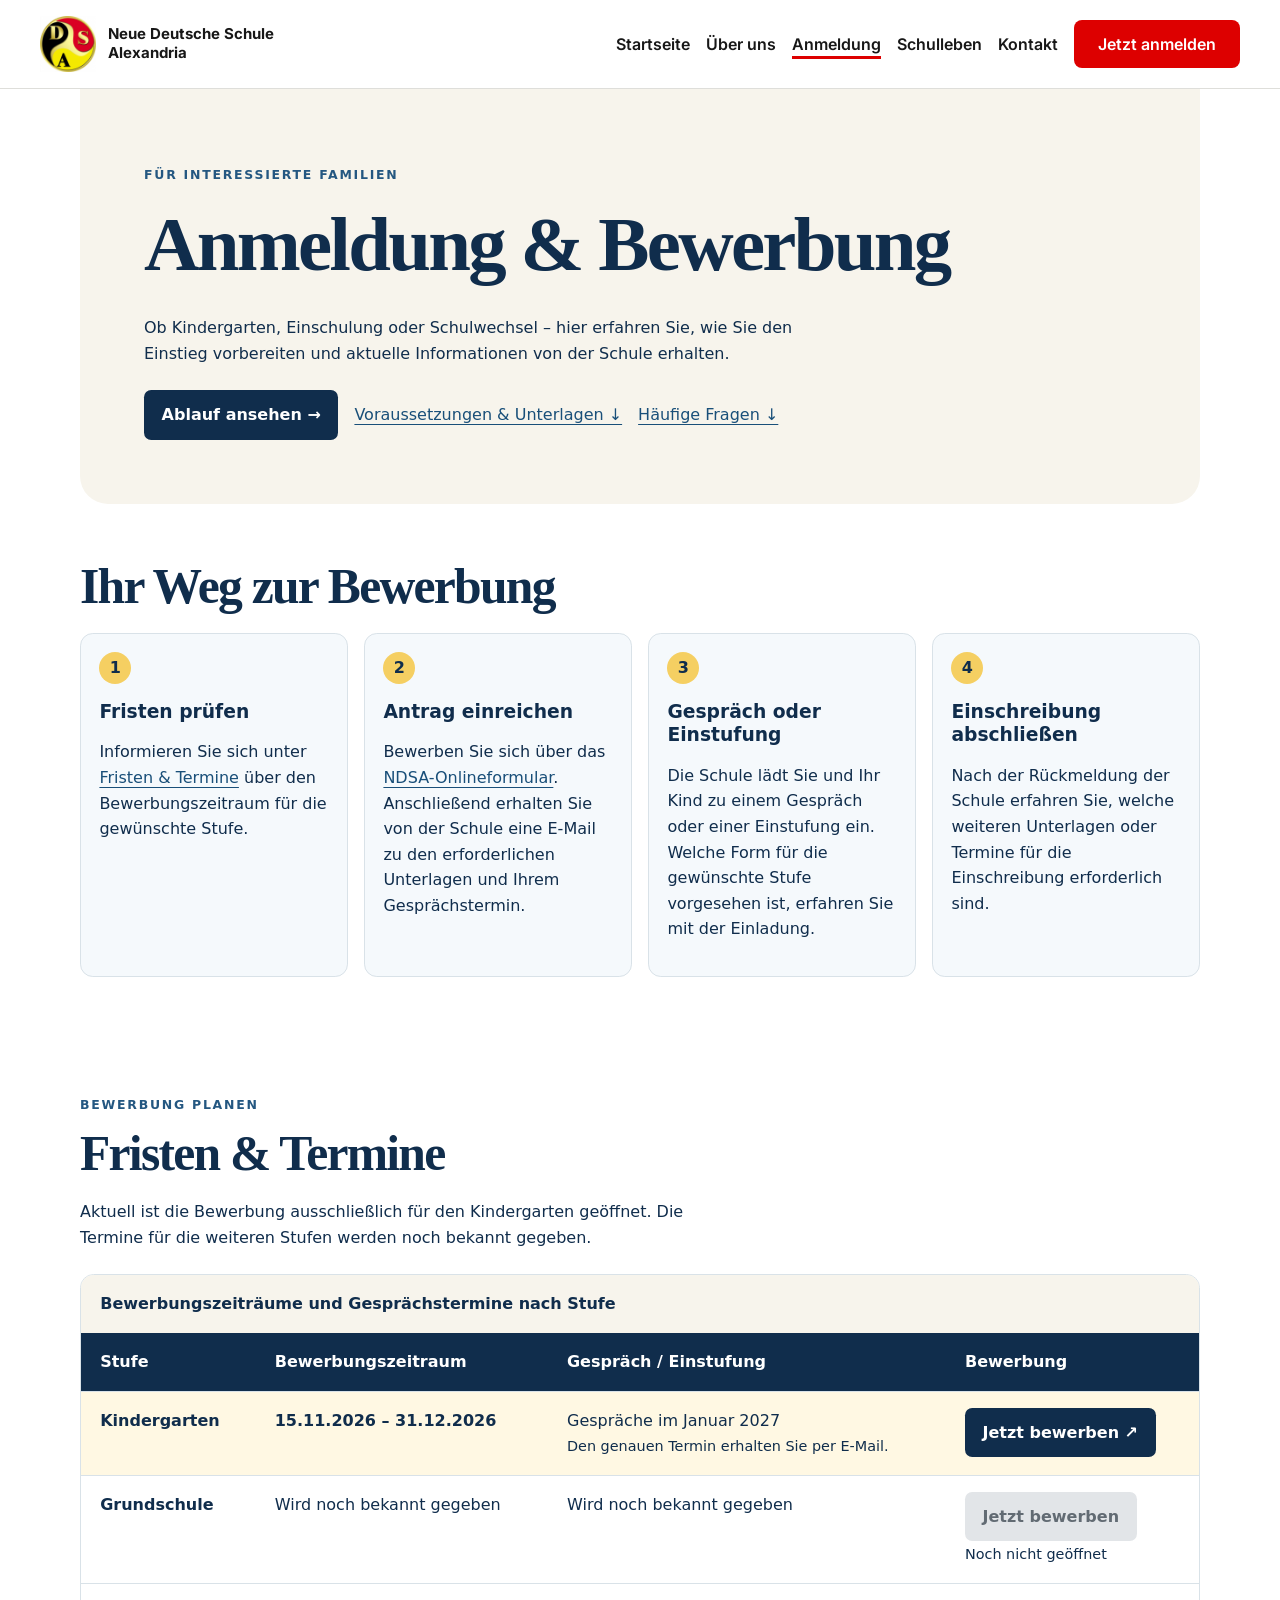
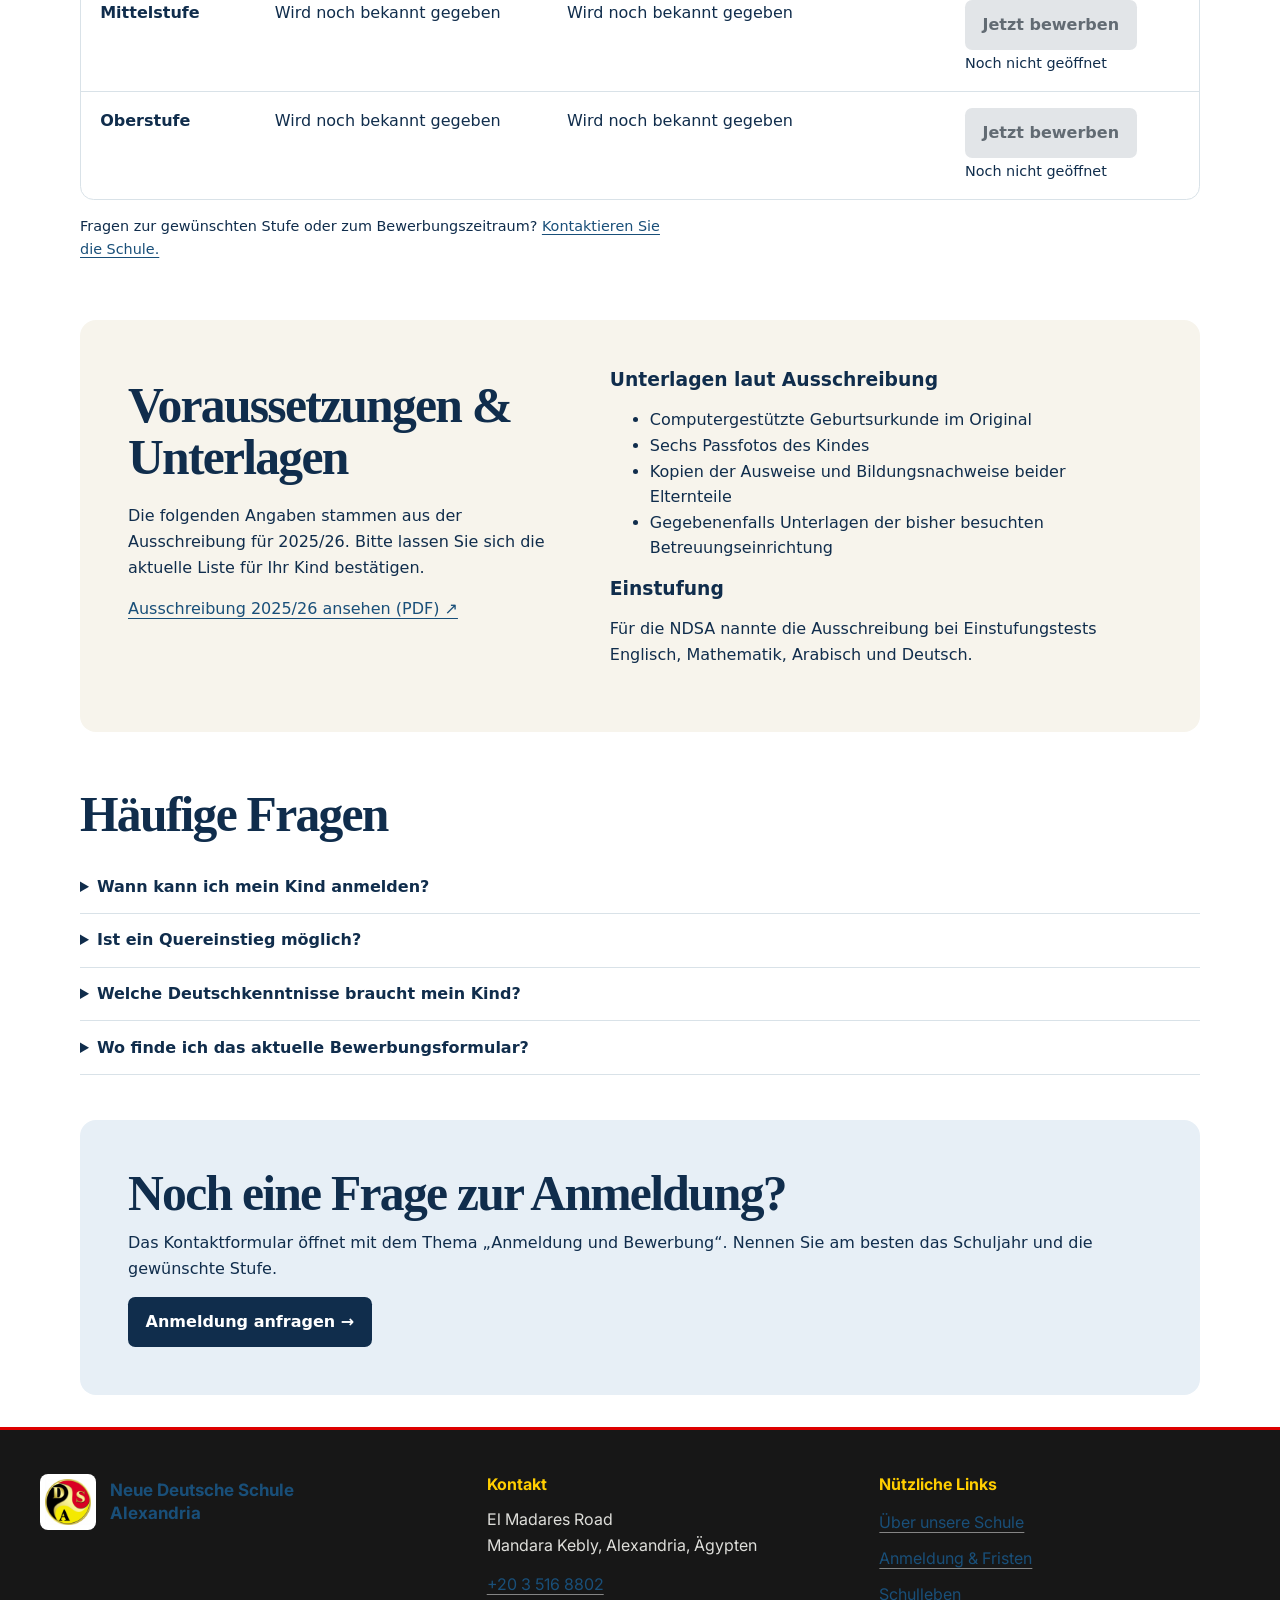
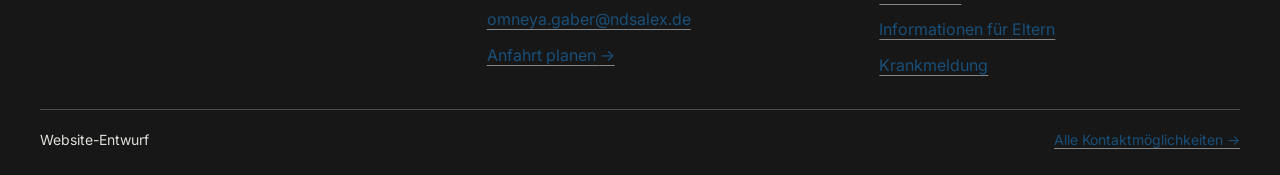
<file: anmeldung.html>
<!doctype html>

<html lang="de"><head><meta charset="utf-8"><meta name="viewport" content="width=device-width, initial-scale=1"><meta name="robots" content="noindex"><title>Anmeldung | Neue Deutsche Schule Alexandria</title><link rel="stylesheet" href="styles.css"><link rel="stylesheet" href="site-layout.css"><script defer src="header.js"></script><script defer src="footer.js"></script></head>

<body><a class="skip" href="#inhalt">Zum Inhalt</a><div data-site-header></div>

<main id="inhalt" class="wrap"><section class="intro"><p class="eyebrow">Für interessierte Familien</p><h1>Anmeldung & Bewerbung</h1><p>Ob Kindergarten, Einschulung oder Schulwechsel – hier erfahren Sie, wie Sie den Einstieg vorbereiten und aktuelle Informationen von der Schule erhalten.</p><div class="actions"><a class="button" href="#ablauf">Ablauf ansehen →</a><a href="#voraussetzungen">Voraussetzungen & Unterlagen ↓</a><a href="#faq">Häufige Fragen ↓</a></div></section>

<section class="section" id="ablauf">
<h2>Ihr Weg zur Bewerbung</h2>
<ol class="process grid">
<li><h3>Fristen prüfen</h3><p>Informieren Sie sich unter <a href="#fristen">Fristen &amp; Termine</a> über den Bewerbungszeitraum für die gewünschte Stufe.</p></li>
<li><h3>Antrag einreichen</h3><p>Bewerben Sie sich über das <a href="https://schooleverywhere-ndsa.com/schooleverywhere/management/onlineadmission/applyonline/onlineadmission1.php" target="_blank" rel="noopener noreferrer">NDSA-Onlineformular</a>. Anschließend erhalten Sie von der Schule eine E-Mail zu den erforderlichen Unterlagen und Ihrem Gesprächstermin.</p></li>
<li><h3>Gespräch oder Einstufung</h3><p>Die Schule lädt Sie und Ihr Kind zu einem Gespräch oder einer Einstufung ein. Welche Form für die gewünschte Stufe vorgesehen ist, erfahren Sie mit der Einladung.</p></li>
<li><h3>Einschreibung abschließen</h3><p>Nach der Rückmeldung der Schule erfahren Sie, welche weiteren Unterlagen oder Termine für die Einschreibung erforderlich sind.</p></li>
</ol></section>
<section class="section" id="fristen" aria-labelledby="fristen-titel">
<p class="eyebrow">Bewerbung planen</p><h2 id="fristen-titel">Fristen &amp; Termine</h2>
<p>Aktuell ist die Bewerbung ausschließlich für den Kindergarten geöffnet. Die Termine für die weiteren Stufen werden noch bekannt gegeben.</p>
<div class="admissions-table-wrap" role="region" aria-label="Bewerbungsfristen nach Stufe" tabindex="0">
<table class="admissions-table">
<caption>Bewerbungszeiträume und Gesprächstermine nach Stufe</caption>
<thead><tr><th scope="col">Stufe</th><th scope="col">Bewerbungszeitraum</th><th scope="col">Gespräch / Einstufung</th><th scope="col">Bewerbung</th></tr></thead>
<tbody>
<tr><th scope="row">Kindergarten</th><td><strong><time datetime="2026-11-15">15.11.2026</time> – <time datetime="2026-12-31">31.12.2026</time></strong></td><td>Gespräche im Januar 2027<br><span class="admissions-note">Den genauen Termin erhalten Sie per E-Mail.</span></td><td><a class="button" href="https://schooleverywhere-ndsa.com/schooleverywhere/management/onlineadmission/applyonline/onlineadmission1.php" target="_blank" rel="noopener noreferrer" aria-label="Kindergarten: Jetzt bewerben (öffnet in einem neuen Tab)">Jetzt bewerben ↗</a></td></tr>
<tr><th scope="row">Grundschule</th><td>Wird noch bekannt gegeben</td><td>Wird noch bekannt gegeben</td><td><button class="button" type="button" disabled aria-label="Grundschule: Bewerbung noch nicht geöffnet">Jetzt bewerben</button><br><span class="admissions-note">Noch nicht geöffnet</span></td></tr>
<tr><th scope="row">Mittelstufe</th><td>Wird noch bekannt gegeben</td><td>Wird noch bekannt gegeben</td><td><button class="button" type="button" disabled aria-label="Mittelstufe: Bewerbung noch nicht geöffnet">Jetzt bewerben</button><br><span class="admissions-note">Noch nicht geöffnet</span></td></tr>
<tr><th scope="row">Oberstufe</th><td>Wird noch bekannt gegeben</td><td>Wird noch bekannt gegeben</td><td><button class="button" type="button" disabled aria-label="Oberstufe: Bewerbung noch nicht geöffnet">Jetzt bewerben</button><br><span class="admissions-note">Noch nicht geöffnet</span></td></tr>
</tbody></table></div>
<p class="admissions-note">Fragen zur gewünschten Stufe oder zum Bewerbungszeitraum? <a href="kontakt.html?thema=anmeldung#kontaktformular">Kontaktieren Sie die Schule.</a></p>
</section>
<section class="section split" id="voraussetzungen"><div><h2>Voraussetzungen & Unterlagen</h2><p>Die folgenden Angaben stammen aus der Ausschreibung für 2025/26. Bitte lassen Sie sich die aktuelle Liste für Ihr Kind bestätigen.</p><a href="https://schooleverywhere-future.com/schooleverywhere/management/uploads/17315645576920092380.pdf">Ausschreibung 2025/26 ansehen (PDF) ↗</a></div><div><h3>Unterlagen laut Ausschreibung</h3><ul><li>Computergestützte Geburtsurkunde im Original</li><li>Sechs Passfotos des Kindes</li><li>Kopien der Ausweise und Bildungsnachweise beider Elternteile</li><li>Gegebenenfalls Unterlagen der bisher besuchten Betreuungseinrichtung</li></ul><h3>Einstufung</h3><p>Für die NDSA nannte die Ausschreibung bei Einstufungstests Englisch, Mathematik, Arabisch und Deutsch.</p></div></section>

<section class="section" id="faq"><h2>Häufige Fragen</h2><details><summary>Wann kann ich mein Kind anmelden?</summary><p>Für den Kindergarten können Sie sich vom 15.11.2026 bis zum 31.12.2026 bewerben. Die Gespräche finden im Januar 2027 statt. Alle weiteren Angaben finden Sie unter <a href="#fristen">Fristen &amp; Termine</a>.</p></details><details><summary>Ist ein Quereinstieg möglich?</summary><p>Erfragen Sie die Platzverfügbarkeit und das Einstufungsverfahren für die gewünschte Klassenstufe.</p></details><details><summary>Welche Deutschkenntnisse braucht mein Kind?</summary><p>Die Anforderungen hängen vom Einstieg ab. Fragen Sie die Schule, welche Kenntnisse erwartet und gegebenenfalls geprüft werden.</p></details><details><summary>Wo finde ich das aktuelle Bewerbungsformular?</summary><p>Nutzen Sie das <a href="https://schooleverywhere-ndsa.com/schooleverywhere/management/onlineadmission/applyonline/onlineadmission1.php" target="_blank" rel="noopener noreferrer">NDSA-Onlineformular</a> innerhalb des Bewerbungszeitraums für die gewünschte Stufe. Nach dem Einreichen informiert Sie die Schule per E-Mail über die erforderlichen Unterlagen und den Gesprächstermin.</p></details></section>

<section class="section banner"><div><h2>Noch eine Frage zur Anmeldung?</h2><p>Das Kontaktformular öffnet mit dem Thema „Anmeldung und Bewerbung“. Nennen Sie am besten das Schuljahr und die gewünschte Stufe.</p></div><a class="button" href="kontakt.html?thema=anmeldung#kontaktformular">Anmeldung anfragen →</a></section></main>

<div data-site-footer></div></body></html>
</file>
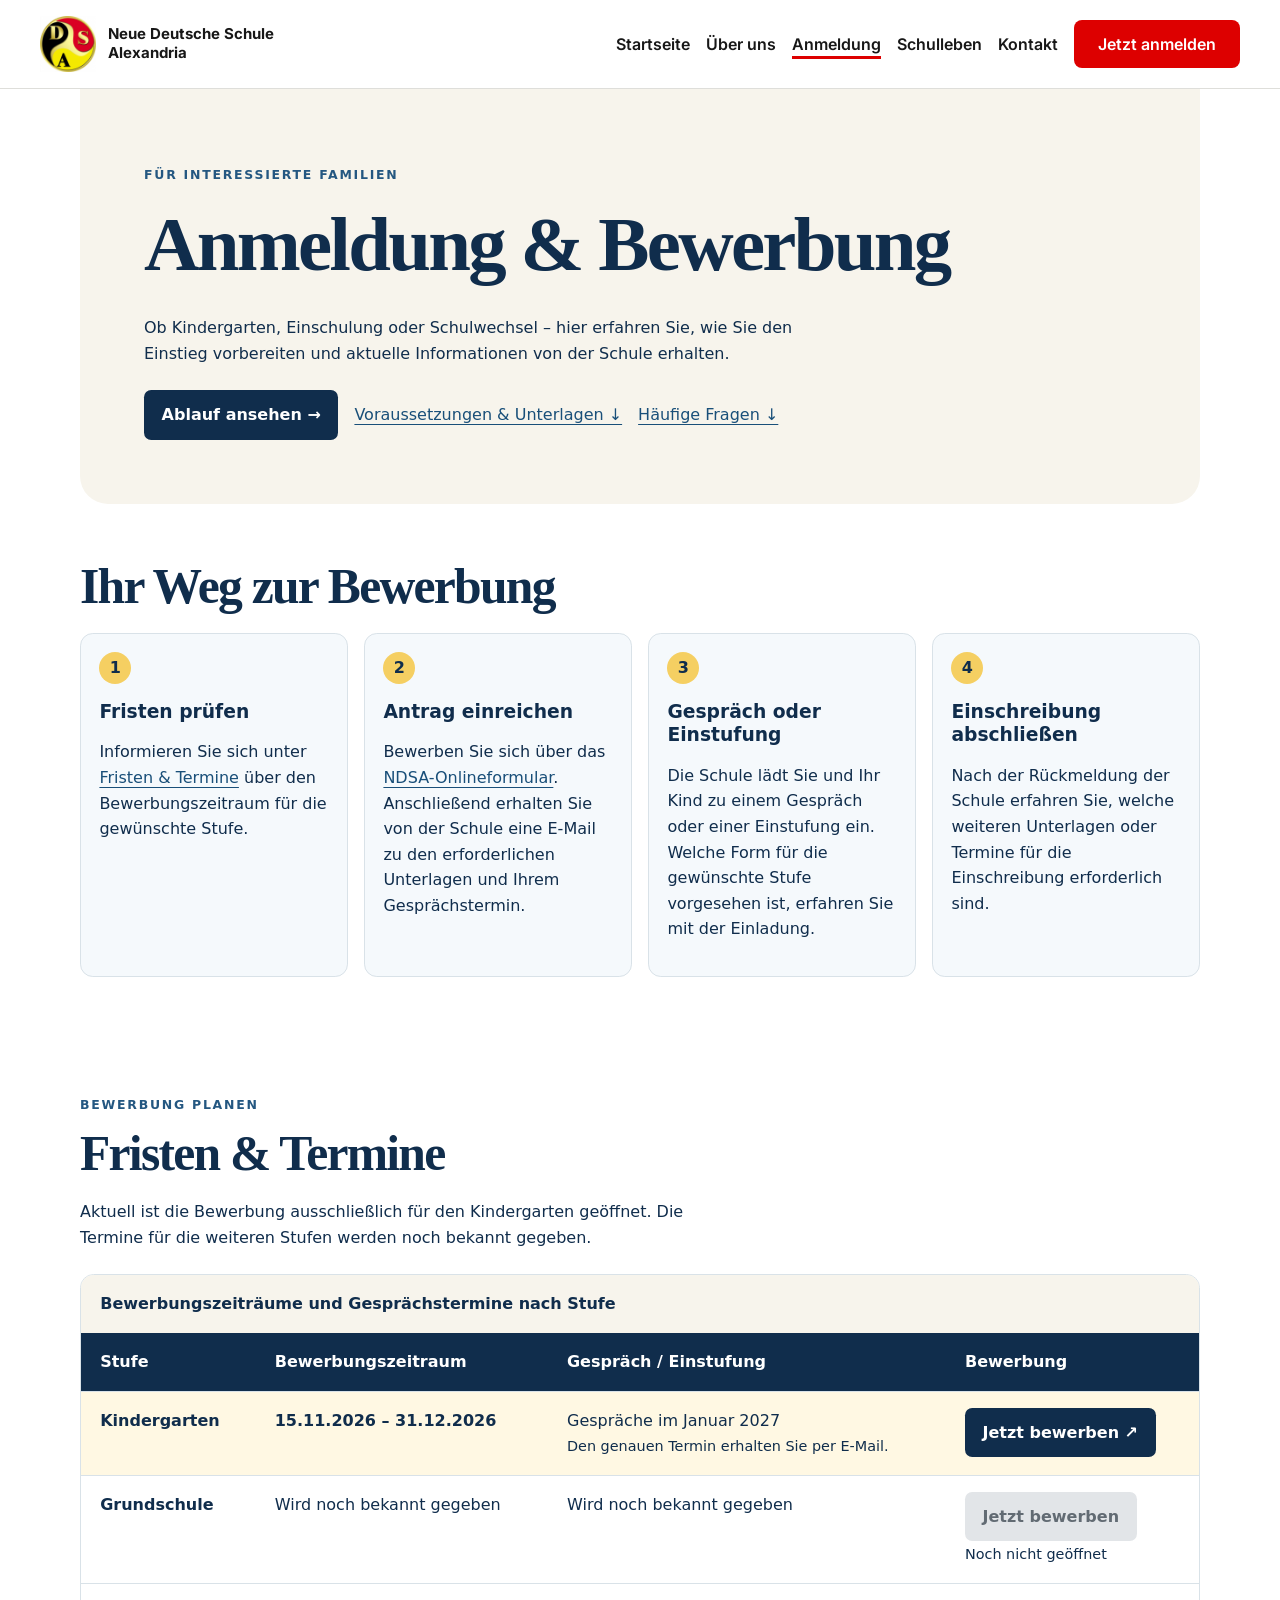
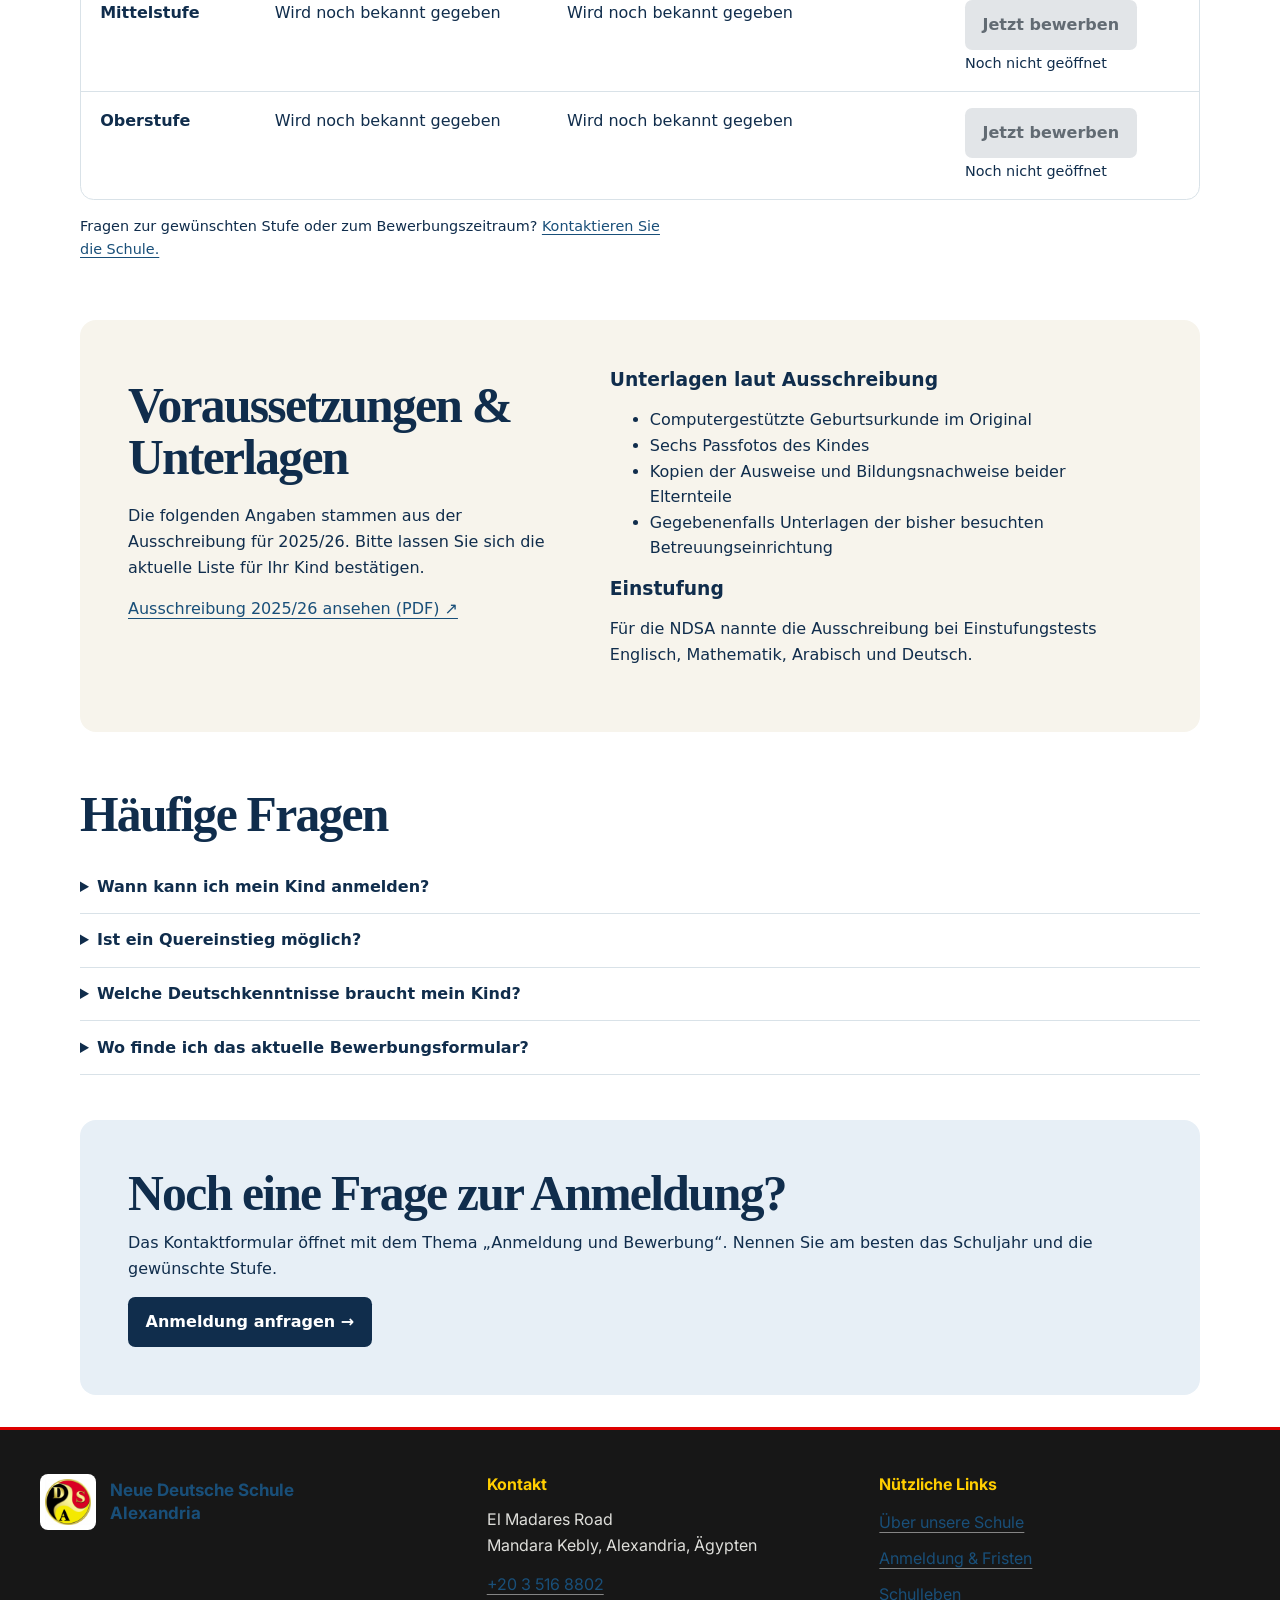
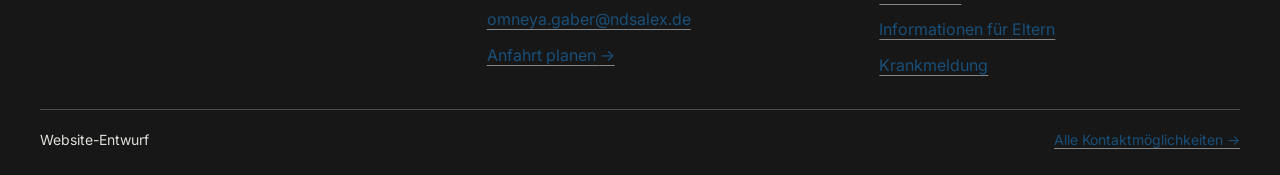
<file: aufnahme.html>
<!doctype html>
<html lang="de">
<head>
  <meta charset="utf-8">
  <meta name="viewport" content="width=device-width, initial-scale=1">
  <meta name="robots" content="noindex">
  <meta http-equiv="refresh" content="0; url=anmeldung.html">
  <title>Weiter zur Anmeldung | NDSA</title>
</head>
<body><p><a href="anmeldung.html">Weiter zur Anmeldung</a></p></body>
</html>
</file>
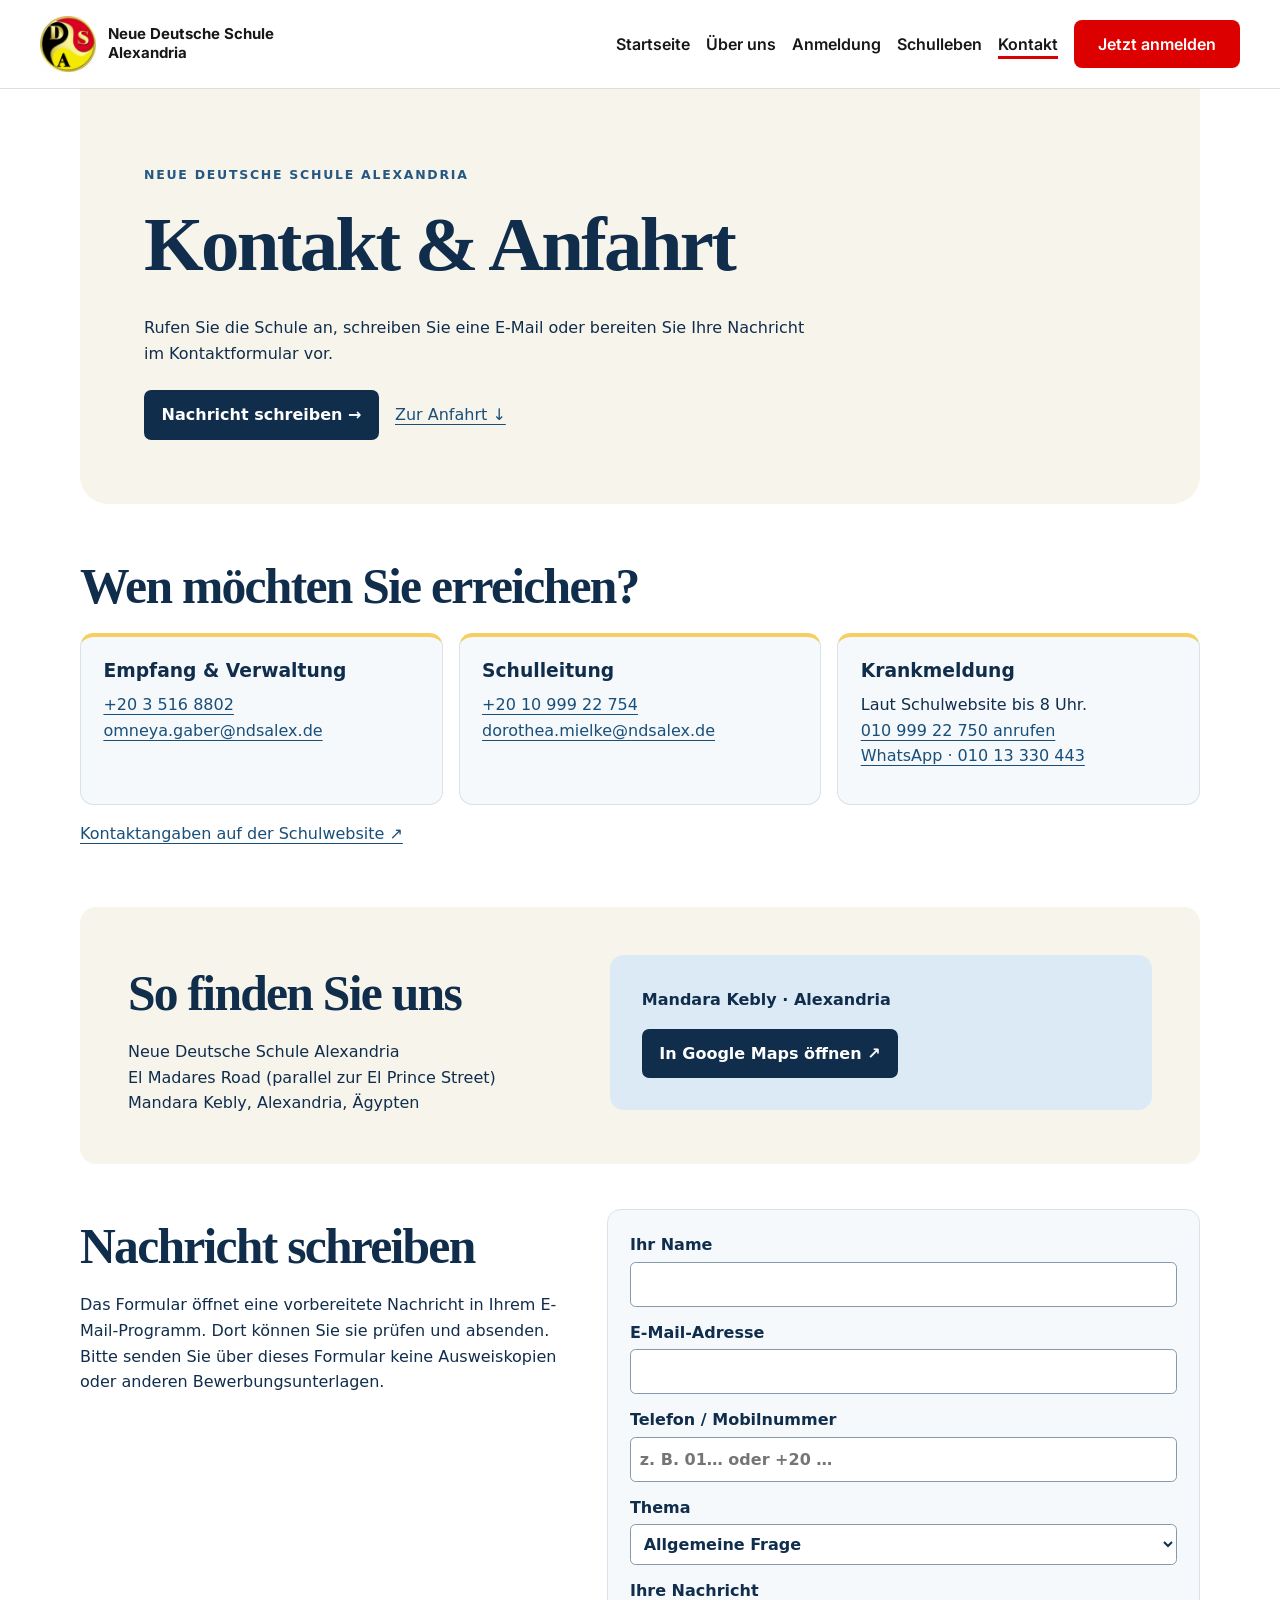
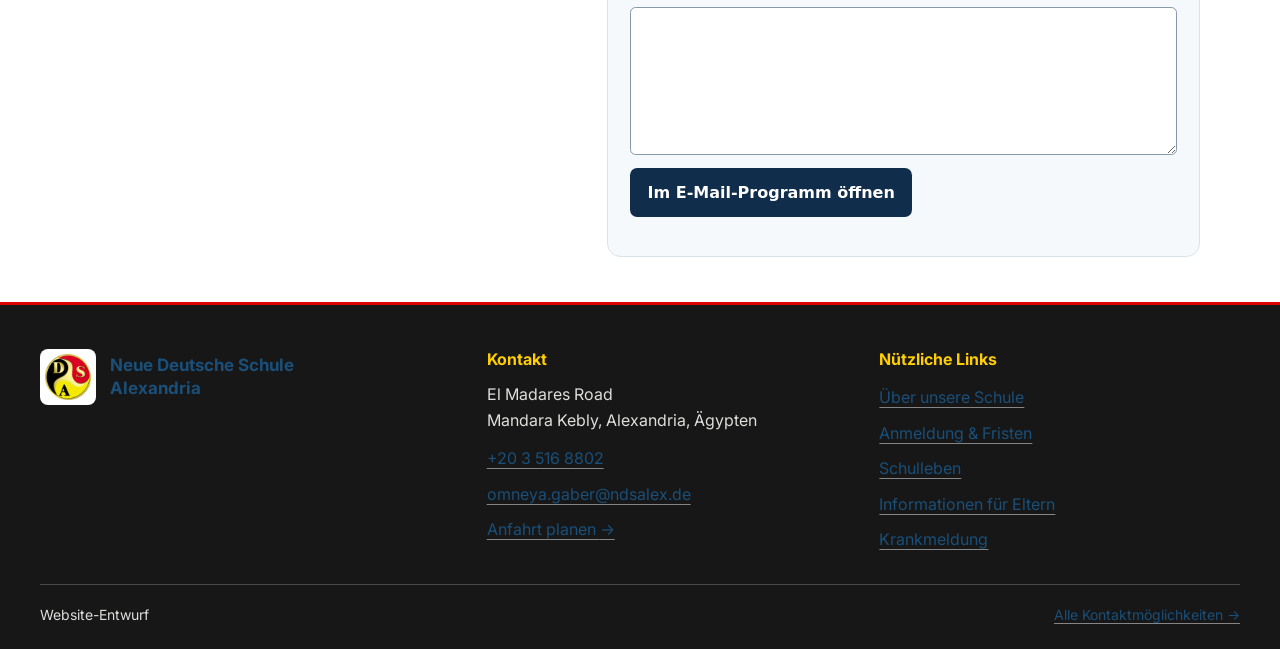
<file: kontakt.html>
<!doctype html>
<html lang="de"><head><meta charset="utf-8"><meta name="viewport" content="width=device-width, initial-scale=1"><meta name="robots" content="noindex"><title>Kontakt | Neue Deutsche Schule Alexandria</title><link rel="stylesheet" href="styles.css"><link rel="stylesheet" href="site-layout.css"><script defer src="header.js"></script><script defer src="footer.js"></script><script defer src="kontakt.js"></script></head>
<body><a class="skip" href="#inhalt">Zum Inhalt</a><div data-site-header></div>
<main id="inhalt" class="wrap"><section class="intro"><p class="eyebrow">Neue Deutsche Schule Alexandria</p><h1>Kontakt & Anfahrt</h1><p>Rufen Sie die Schule an, schreiben Sie eine E-Mail oder bereiten Sie Ihre Nachricht im Kontaktformular vor.</p><div class="actions"><a class="button" href="#kontaktformular">Nachricht schreiben →</a><a href="#anfahrt">Zur Anfahrt ↓</a></div></section>
<section class="section" id="direkt"><h2>Wen möchten Sie erreichen?</h2><div class="grid"><article><h3>Empfang & Verwaltung</h3><p><a href="tel:+2035168802">+20 3 516 8802</a><br><a href="mailto:omneya.gaber@ndsalex.de">omneya.gaber@ndsalex.de</a></p></article><article><h3>Schulleitung</h3><p><a href="tel:+201099922754">+20 10 999 22 754</a><br><a href="mailto:dorothea.mielke@ndsalex.de">dorothea.mielke@ndsalex.de</a></p></article><article id="krankmeldung"><h3>Krankmeldung</h3><p>Laut Schulwebsite bis 8 Uhr.<br><a href="tel:+201099922750">010 999 22 750 anrufen</a><br><a href="https://wa.me/201013330443">WhatsApp · 010 13 330 443</a></p></article></div><p><a href="https://neue-deutsche-schule-alex.de/kontakt-zu-uns/">Kontaktangaben auf der Schulwebsite ↗</a></p></section>
<section class="section split" id="anfahrt"><div><h2>So finden Sie uns</h2><address>Neue Deutsche Schule Alexandria<br>El Madares Road (parallel zur El Prince Street)<br>Mandara Kebly, Alexandria, Ägypten</address></div><div class="map"><strong>Mandara Kebly · Alexandria</strong><a class="button" href="https://www.google.com/maps/search/?api=1&amp;query=Neue+Deutsche+Schule+Alexandria+El+Madares+Road+Mandara+Kebly">In Google Maps öffnen ↗</a></div></section>
<section class="section contact" id="kontaktformular"><div><h2>Nachricht schreiben</h2><p id="form-info">Das Formular öffnet eine vorbereitete Nachricht in Ihrem E-Mail-Programm. Dort können Sie sie prüfen und absenden. Bitte senden Sie über dieses Formular keine Ausweiskopien oder anderen Bewerbungsunterlagen.</p></div><form aria-describedby="form-info" id="contact" data-recipient="omneya.gaber@ndsalex.de"><label>Ihr Name<input name="name" required autocomplete="name"></label><label>E-Mail-Adresse<input name="email" type="email" required autocomplete="email"></label><label>Telefon / Mobilnummer<input name="phone" type="tel" autocomplete="tel" required placeholder="z. B. 01… oder +20 …"></label><label>Thema<select name="topic" id="topic"><option value="allgemein">Allgemeine Frage</option><option value="anmeldung">Anmeldung und Bewerbung</option><option value="schulalltag">Schulalltag</option></select></label><div id="admission-fields" hidden><label>Gewünschte Stufe<input name="grade" placeholder="z. B. Kindergarten oder Klasse 5"></label><label>Schuljahr<input name="year" placeholder="z. B. 2027/28"></label></div><label>Ihre Nachricht<textarea name="message" required rows="5"></textarea></label><button class="button" type="submit" disabled>Im E-Mail-Programm öffnen</button><p id="feedback" role="status"></p></form></section></main>
<div data-site-footer></div></body></html>
</file>
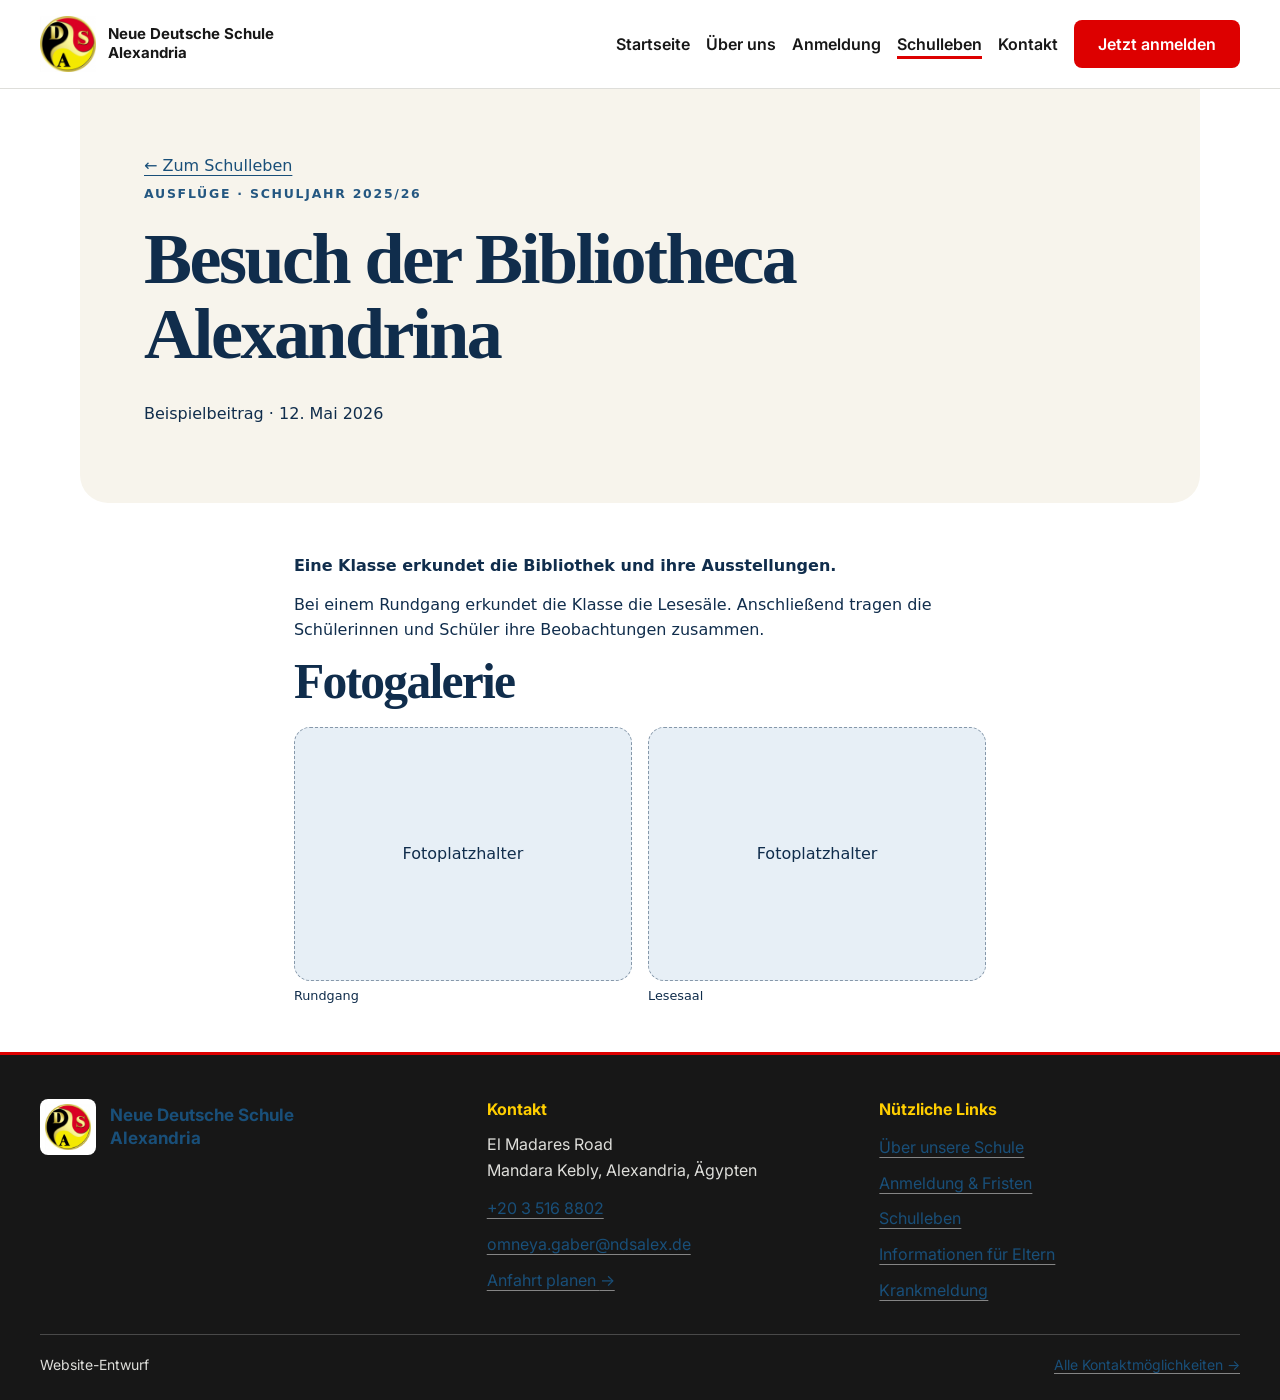
<file: schulleben-bibliothek.html>
<!doctype html>
<html lang="de"><head><meta charset="utf-8"><meta name="viewport" content="width=device-width, initial-scale=1"><meta name="robots" content="noindex"><title>Besuch der Bibliotheca Alexandrina | Neue Deutsche Schule Alexandria</title><link rel="stylesheet" href="styles.css"><link rel="stylesheet" href="site-layout.css"><script defer src="header.js"></script><script defer src="footer.js"></script></head>
<body><a class="skip" href="#inhalt">Zum Inhalt</a><div data-site-header></div>
<main id="inhalt" class="wrap">
<article class="story">
<header class="intro">
  <a href="schulleben.html">← Zum Schulleben</a>
  <p class="eyebrow">Ausflüge · Schuljahr 2025/26</p>
  <h1>Besuch der Bibliotheca Alexandrina</h1>
  <p>Beispielbeitrag · <time datetime="2026-05-12">12. Mai 2026</time></p>
</header>
<div class="section">
  <p><strong>Eine Klasse erkundet die Bibliothek und ihre Ausstellungen.</strong></p>
  <p>Bei einem Rundgang erkundet die Klasse die Lesesäle. Anschließend tragen die Schülerinnen und Schüler ihre Beobachtungen zusammen.</p>
  <h2>Fotogalerie</h2>
  <div class="gallery"><figure><div class="photo-placeholder">Fotoplatzhalter</div><figcaption>Rundgang</figcaption></figure>
<figure><div class="photo-placeholder">Fotoplatzhalter</div><figcaption>Lesesaal</figcaption></figure></div>
</div>
</article>
</main>
<div data-site-footer></div></body></html>
</file>
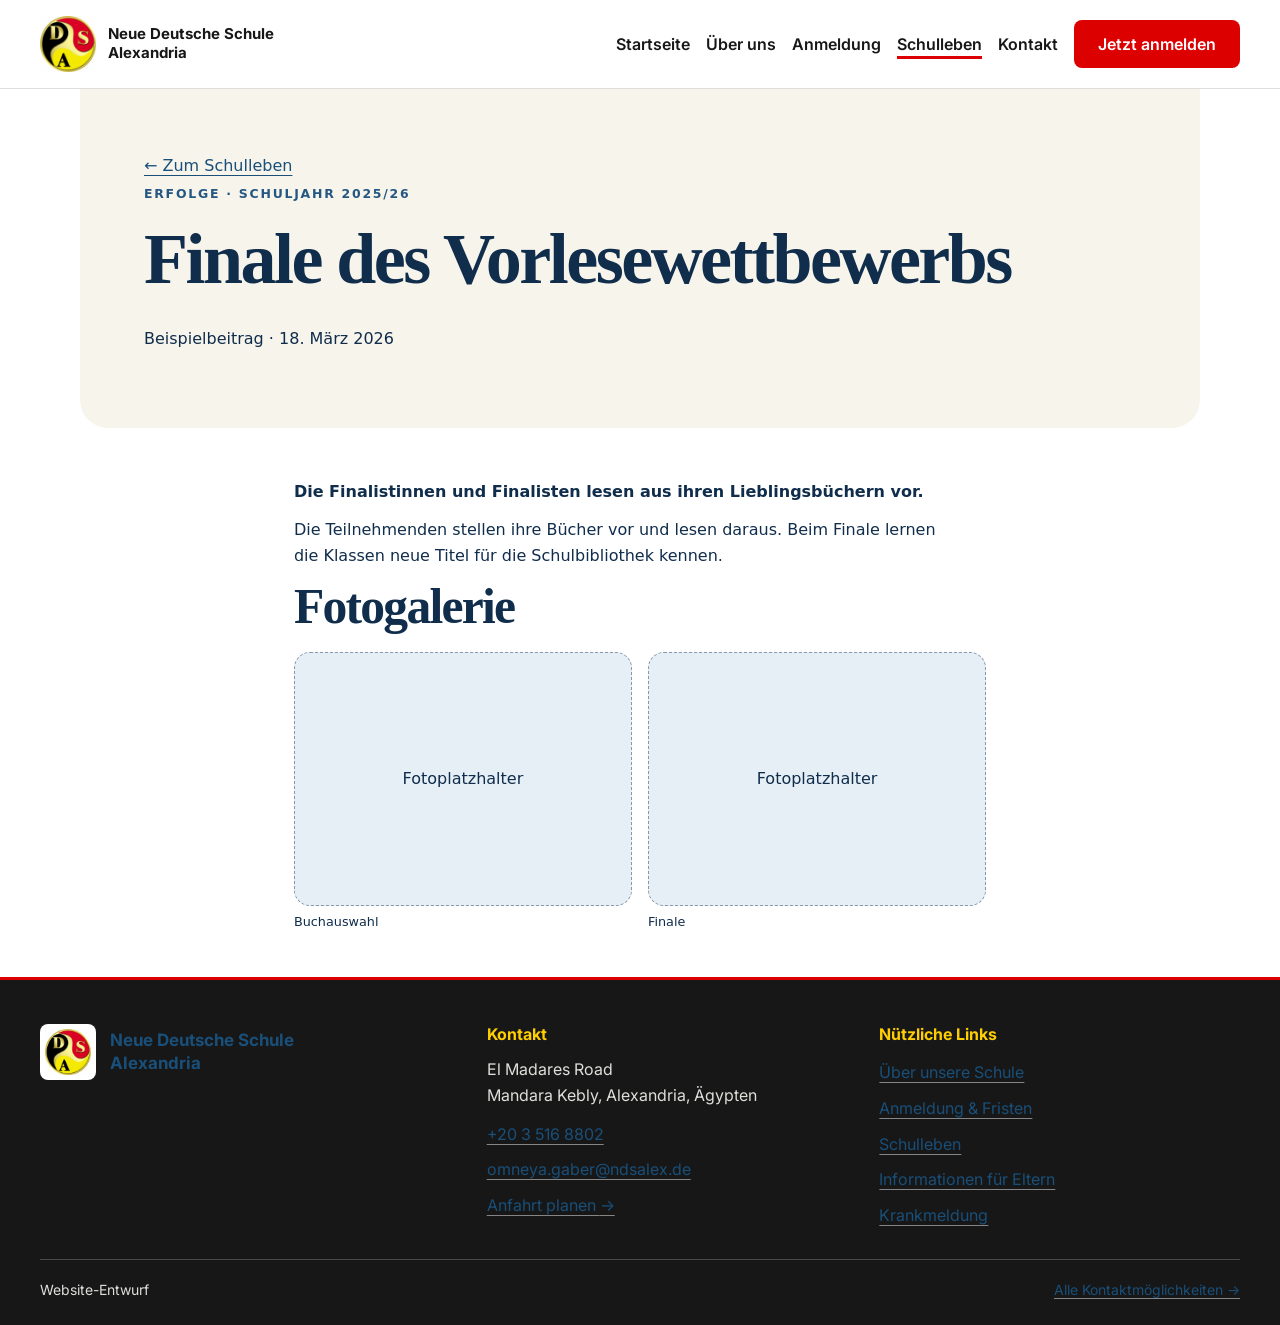
<file: schulleben-lesewettbewerb.html>
<!doctype html>
<html lang="de"><head><meta charset="utf-8"><meta name="viewport" content="width=device-width, initial-scale=1"><meta name="robots" content="noindex"><title>Finale des Vorlesewettbewerbs | Neue Deutsche Schule Alexandria</title><link rel="stylesheet" href="styles.css"><link rel="stylesheet" href="site-layout.css"><script defer src="header.js"></script><script defer src="footer.js"></script></head>
<body><a class="skip" href="#inhalt">Zum Inhalt</a><div data-site-header></div>
<main id="inhalt" class="wrap">
<article class="story">
<header class="intro">
  <a href="schulleben.html">← Zum Schulleben</a>
  <p class="eyebrow">Erfolge · Schuljahr 2025/26</p>
  <h1>Finale des Vorlesewettbewerbs</h1>
  <p>Beispielbeitrag · <time datetime="2026-03-18">18. März 2026</time></p>
</header>
<div class="section">
  <p><strong>Die Finalistinnen und Finalisten lesen aus ihren Lieblingsbüchern vor.</strong></p>
  <p>Die Teilnehmenden stellen ihre Bücher vor und lesen daraus. Beim Finale lernen die Klassen neue Titel für die Schulbibliothek kennen.</p>
  <h2>Fotogalerie</h2>
  <div class="gallery"><figure><div class="photo-placeholder">Fotoplatzhalter</div><figcaption>Buchauswahl</figcaption></figure>
<figure><div class="photo-placeholder">Fotoplatzhalter</div><figcaption>Finale</figcaption></figure></div>
</div>
</article>
</main>
<div data-site-footer></div></body></html>
</file>
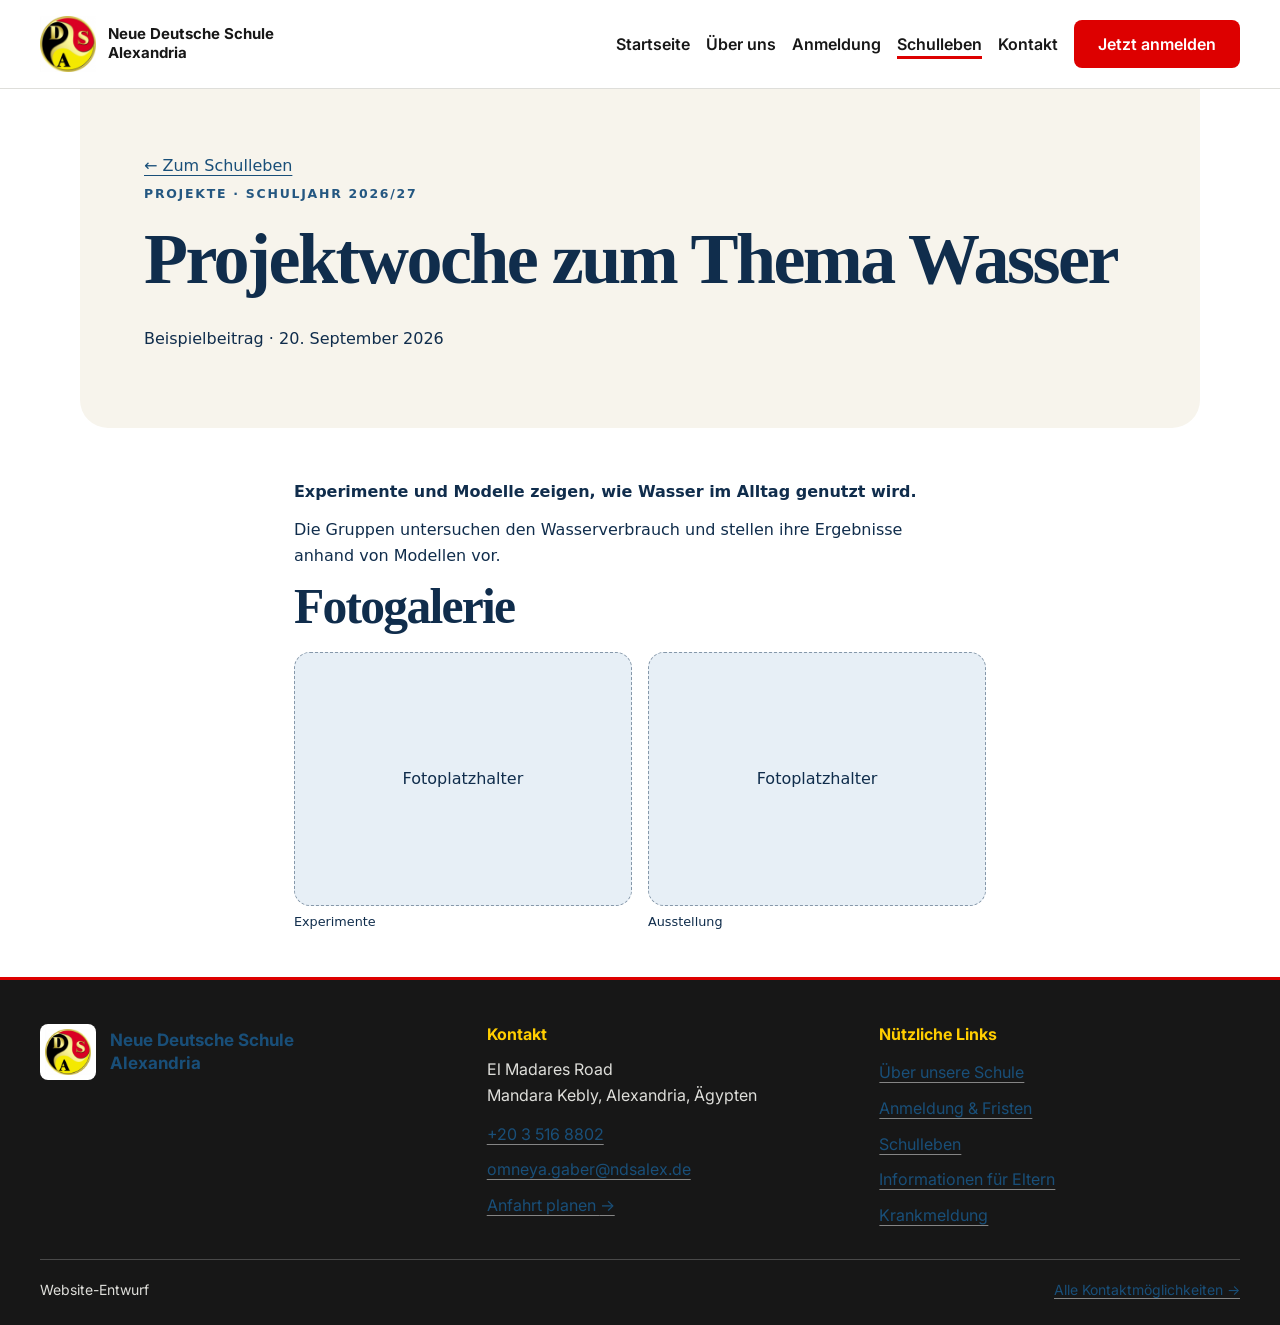
<file: schulleben-projektwoche.html>
<!doctype html>
<html lang="de"><head><meta charset="utf-8"><meta name="viewport" content="width=device-width, initial-scale=1"><meta name="robots" content="noindex"><title>Projektwoche zum Thema Wasser | Neue Deutsche Schule Alexandria</title><link rel="stylesheet" href="styles.css"><link rel="stylesheet" href="site-layout.css"><script defer src="header.js"></script><script defer src="footer.js"></script></head>
<body><a class="skip" href="#inhalt">Zum Inhalt</a><div data-site-header></div>
<main id="inhalt" class="wrap">
<article class="story">
<header class="intro">
  <a href="schulleben.html">← Zum Schulleben</a>
  <p class="eyebrow">Projekte · Schuljahr 2026/27</p>
  <h1>Projektwoche zum Thema Wasser</h1>
  <p>Beispielbeitrag · <time datetime="2026-09-20">20. September 2026</time></p>
</header>
<div class="section">
  <p><strong>Experimente und Modelle zeigen, wie Wasser im Alltag genutzt wird.</strong></p>
  <p>Die Gruppen untersuchen den Wasserverbrauch und stellen ihre Ergebnisse anhand von Modellen vor.</p>
  <h2>Fotogalerie</h2>
  <div class="gallery"><figure><div class="photo-placeholder">Fotoplatzhalter</div><figcaption>Experimente</figcaption></figure>
<figure><div class="photo-placeholder">Fotoplatzhalter</div><figcaption>Ausstellung</figcaption></figure></div>
</div>
</article>
</main>
<div data-site-footer></div></body></html>
</file>
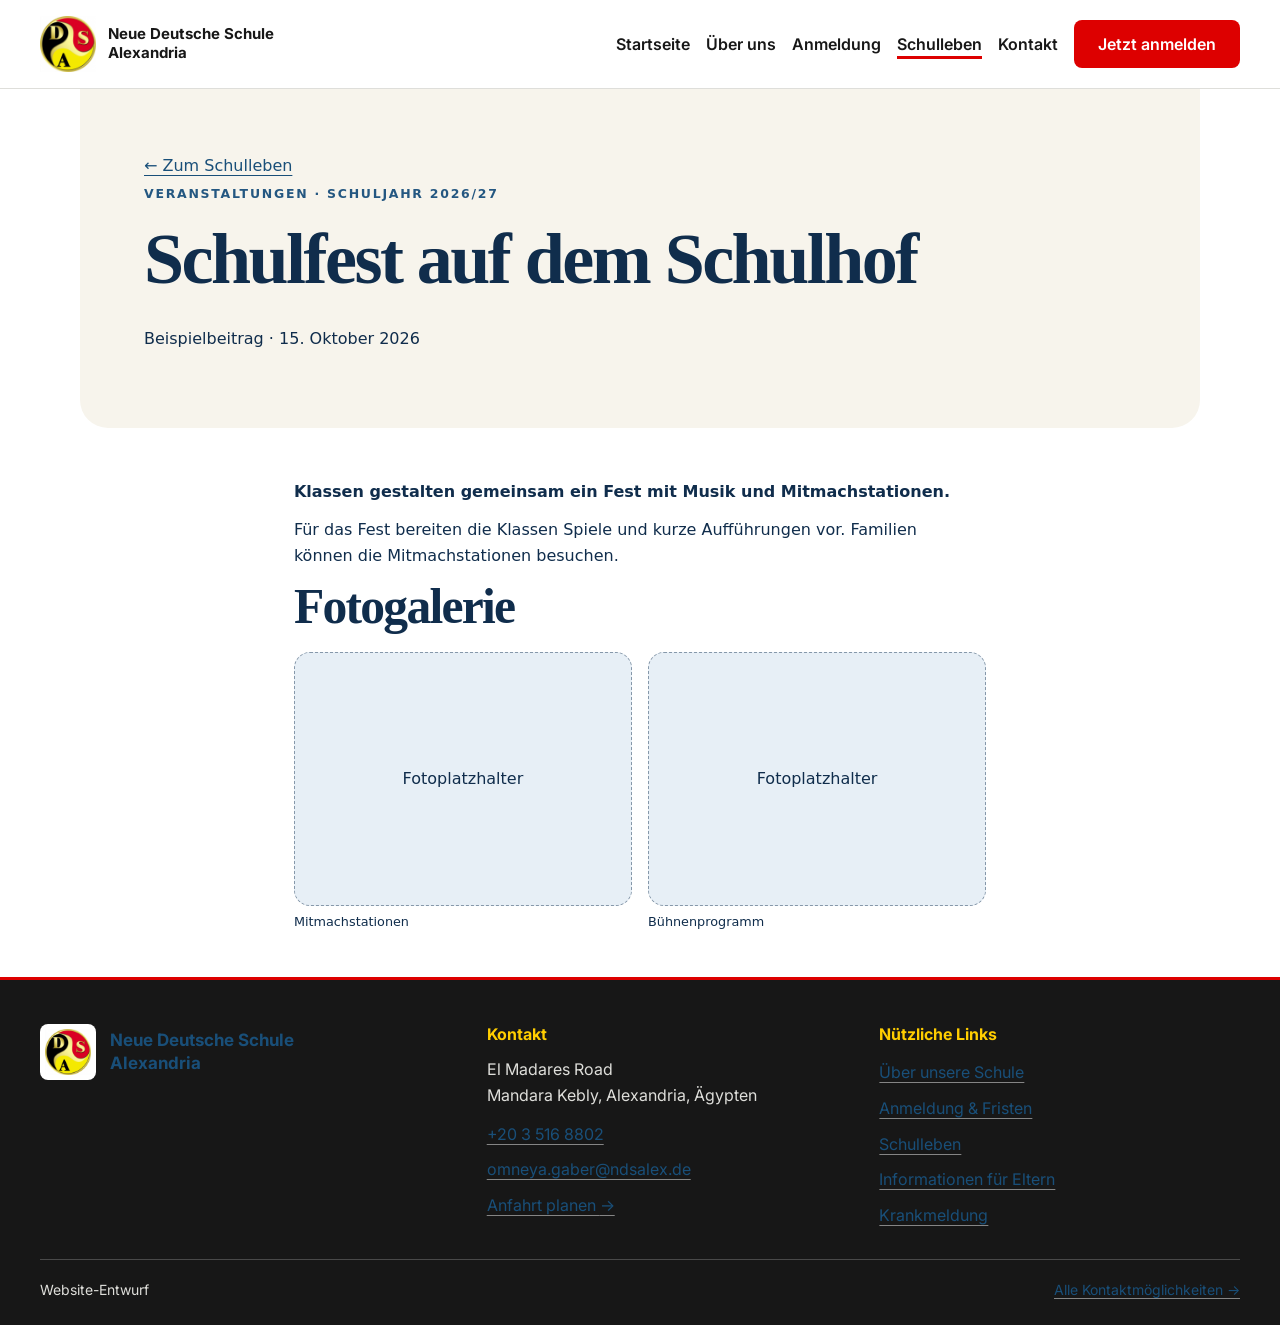
<file: schulleben-schulfest.html>
<!doctype html>
<html lang="de"><head><meta charset="utf-8"><meta name="viewport" content="width=device-width, initial-scale=1"><meta name="robots" content="noindex"><title>Schulfest auf dem Schulhof | Neue Deutsche Schule Alexandria</title><link rel="stylesheet" href="styles.css"><link rel="stylesheet" href="site-layout.css"><script defer src="header.js"></script><script defer src="footer.js"></script></head>
<body><a class="skip" href="#inhalt">Zum Inhalt</a><div data-site-header></div>
<main id="inhalt" class="wrap">
<article class="story">
<header class="intro">
  <a href="schulleben.html">← Zum Schulleben</a>
  <p class="eyebrow">Veranstaltungen · Schuljahr 2026/27</p>
  <h1>Schulfest auf dem Schulhof</h1>
  <p>Beispielbeitrag · <time datetime="2026-10-15">15. Oktober 2026</time></p>
</header>
<div class="section">
  <p><strong>Klassen gestalten gemeinsam ein Fest mit Musik und Mitmachstationen.</strong></p>
  <p>Für das Fest bereiten die Klassen Spiele und kurze Aufführungen vor. Familien können die Mitmachstationen besuchen.</p>
  <h2>Fotogalerie</h2>
  <div class="gallery"><figure><div class="photo-placeholder">Fotoplatzhalter</div><figcaption>Mitmachstationen</figcaption></figure>
<figure><div class="photo-placeholder">Fotoplatzhalter</div><figcaption>Bühnenprogramm</figcaption></figure></div>
</div>
</article>
</main>
<div data-site-footer></div></body></html>
</file>
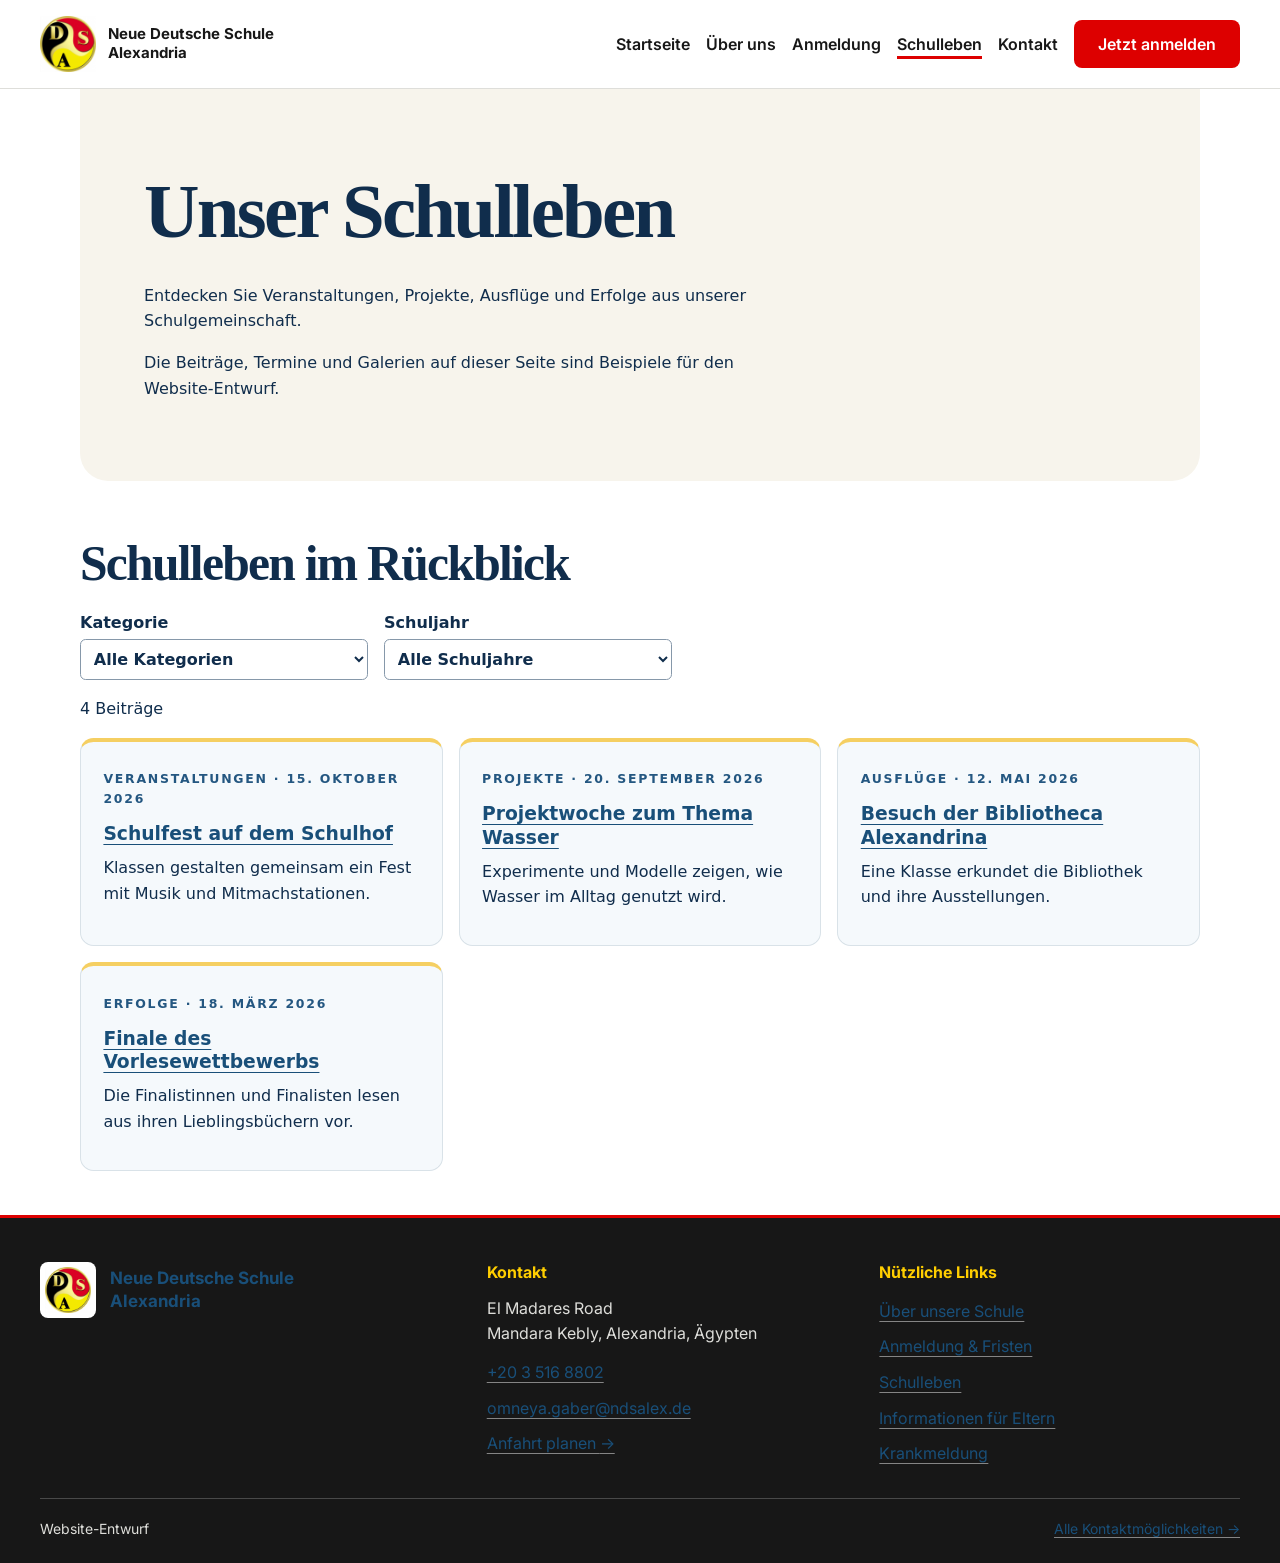
<file: schulleben.html>
<!doctype html>
<html lang="de"><head><meta charset="utf-8"><meta name="viewport" content="width=device-width, initial-scale=1"><meta name="robots" content="noindex"><title>Schulleben | Neue Deutsche Schule Alexandria</title><link rel="stylesheet" href="styles.css"><link rel="stylesheet" href="site-layout.css"><script defer src="header.js"></script><script defer src="footer.js"></script><script defer src="schulleben.js"></script></head>
<body><a class="skip" href="#inhalt">Zum Inhalt</a><div data-site-header></div>
<main id="inhalt" class="wrap">
<section class="intro">
<h1>Unser Schulleben</h1>
<p>Entdecken Sie Veranstaltungen, Projekte, Ausflüge und Erfolge aus unserer Schulgemeinschaft.</p>
<p>Die Beiträge, Termine und Galerien auf dieser Seite sind Beispiele für den Website-Entwurf.</p>
</section>
<section class="section" aria-labelledby="archiv">
<h2 id="archiv">Schulleben im Rückblick</h2>
<div class="archive-filters" id="archive-filters" hidden>
  <label>Kategorie
    <select id="category">
      <option value="">Alle Kategorien</option>
      <option>Veranstaltungen</option>
      <option>Projekte</option>
      <option>Ausflüge</option>
      <option>Erfolge</option>
    </select>
  </label>
  <label>Schuljahr
    <select id="school-year">
      <option value="">Alle Schuljahre</option>
      <option>2026/27</option>
      <option>2025/26</option>
    </select>
  </label>
</div>
<p id="archive-status" role="status"></p>
<div id="archive-posts" class="grid">
<article data-category="Veranstaltungen" data-year="2026/27">
  <p class="eyebrow">Veranstaltungen · <time datetime="2026-10-15">15. Oktober 2026</time></p>
  <h3><a href="schulleben-schulfest.html">Schulfest auf dem Schulhof</a></h3>
  <p>Klassen gestalten gemeinsam ein Fest mit Musik und Mitmachstationen.</p>
</article>
<article data-category="Projekte" data-year="2026/27">
  <p class="eyebrow">Projekte · <time datetime="2026-09-20">20. September 2026</time></p>
  <h3><a href="schulleben-projektwoche.html">Projektwoche zum Thema Wasser</a></h3>
  <p>Experimente und Modelle zeigen, wie Wasser im Alltag genutzt wird.</p>
</article>
<article data-category="Ausflüge" data-year="2025/26">
  <p class="eyebrow">Ausflüge · <time datetime="2026-05-12">12. Mai 2026</time></p>
  <h3><a href="schulleben-bibliothek.html">Besuch der Bibliotheca Alexandrina</a></h3>
  <p>Eine Klasse erkundet die Bibliothek und ihre Ausstellungen.</p>
</article>
<article data-category="Erfolge" data-year="2025/26">
  <p class="eyebrow">Erfolge · <time datetime="2026-03-18">18. März 2026</time></p>
  <h3><a href="schulleben-lesewettbewerb.html">Finale des Vorlesewettbewerbs</a></h3>
  <p>Die Finalistinnen und Finalisten lesen aus ihren Lieblingsbüchern vor.</p>
</article>
</div>
</section>
</main>
<div data-site-footer></div></body></html>
</file>
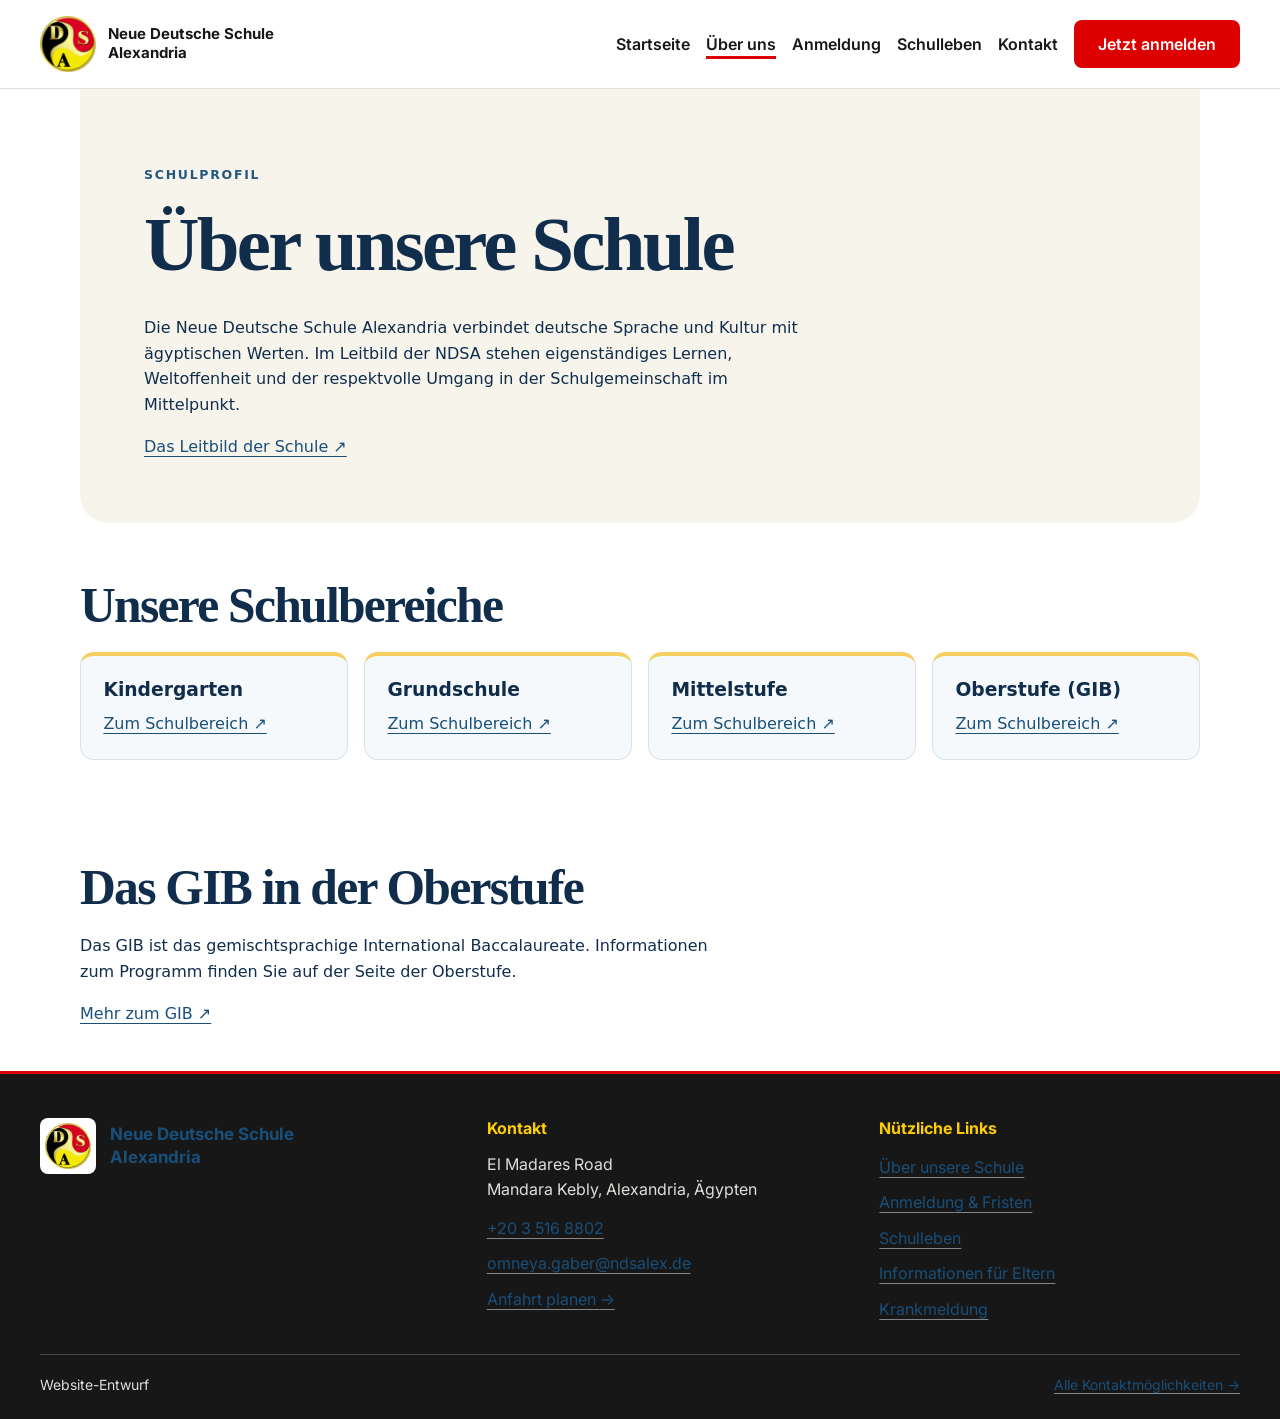
<file: ueber-uns.html>
<!doctype html>
<html lang="de"><head><meta charset="utf-8"><meta name="viewport" content="width=device-width, initial-scale=1"><meta name="robots" content="noindex"><title>Über uns | Neue Deutsche Schule Alexandria</title><link rel="stylesheet" href="styles.css"><link rel="stylesheet" href="site-layout.css"><script defer src="header.js"></script><script defer src="footer.js"></script></head>
<body><a class="skip" href="#inhalt">Zum Inhalt</a><div data-site-header></div>
<main id="inhalt" class="wrap"><section class="intro"><p class="eyebrow">Schulprofil</p><h1>Über unsere Schule</h1><p>Die Neue Deutsche Schule Alexandria verbindet deutsche Sprache und Kultur mit ägyptischen Werten. Im Leitbild der NDSA stehen eigenständiges Lernen, Weltoffenheit und der respektvolle Umgang in der Schulgemeinschaft im Mittelpunkt.</p><a href="https://neue-deutsche-schule-alex.de/unser-leitbild/">Das Leitbild der Schule ↗</a></section><section class="section"><h2>Unsere Schulbereiche</h2><div class="grid four"><article><h3>Kindergarten</h3><a href="https://neue-deutsche-schule-alex.de/kindergarten/">Zum Schulbereich ↗</a></article><article><h3>Grundschule</h3><a href="https://neue-deutsche-schule-alex.de/grundschule/">Zum Schulbereich ↗</a></article><article><h3>Mittelstufe</h3><a href="https://neue-deutsche-schule-alex.de/mittelstufe/">Zum Schulbereich ↗</a></article><article><h3>Oberstufe (GIB)</h3><a href="https://neue-deutsche-schule-alex.de/oberstufe-gib-bereich/">Zum Schulbereich ↗</a></article></div></section><section class="section"><h2>Das GIB in der Oberstufe</h2><p>Das GIB ist das gemischtsprachige International Baccalaureate. Informationen zum Programm finden Sie auf der Seite der Oberstufe.</p><a href="https://neue-deutsche-schule-alex.de/oberstufe-gib-bereich/">Mehr zum GIB ↗</a></section></main>
<div data-site-footer></div></body></html>
</file>
<file: styles.css>
:root{--ink:#102d4c;--blue:#245781;--paper:#f7f4ec;--line:#d9e2e8;--gold:#f5cf62}*{box-sizing:border-box}body{margin:0;color:var(--ink);background:#fff;font:1rem/1.6 "DM Sans",system-ui,sans-serif}a{color:#194f79;text-underline-offset:.22em}a:focus-visible,button:focus-visible,input:focus-visible,select:focus-visible,textarea:focus-visible,summary:focus-visible{outline:3px solid #b07100;outline-offset:4px}.skip{position:absolute;top:-5rem;background:white;padding:.7rem;z-index:1}.skip:focus{top:0}.wrap{width:min(1120px,calc(100% - 3rem));margin:auto}.hero,.intro{background:var(--paper);border-radius:0 0 28px 28px;padding:clamp(1.5rem,5vw,4rem)}.hero{display:grid;grid-template-columns:1.05fr 1fr;align-items:center;gap:clamp(1rem,4vw,3rem)}h1,h2{font-family:Georgia,serif;line-height:1.04;letter-spacing:-.035em;margin:.25em 0 .4em}h1{font-size:clamp(2.65rem,6vw,5.6rem)}h2{font-size:clamp(2rem,4vw,3.1rem)}h3{line-height:1.25;margin:0 0 .6rem}.eyebrow{font-size:.78rem;font-weight:800;letter-spacing:.14em;text-transform:uppercase;color:var(--blue)}em{font-weight:inherit;color:var(--blue)}.actions{display:flex;align-items:center;flex-wrap:wrap;gap:1rem;margin-top:1.5rem}.button{display:inline-block;background:var(--ink);color:white;text-decoration:none;padding:.75rem 1.1rem;border:0;border-radius:.45rem;font:inherit;font-weight:700;cursor:pointer}.button:hover{background:var(--blue)}.button:disabled{opacity:.6;cursor:default}.intro p:not(.eyebrow),.section>p{max-width:65ch}figure{margin:0}figure img{display:block;width:100%;aspect-ratio:4/3;object-fit:cover;border-radius:1rem;background:#dce9f2}figcaption{font-size:.8rem;margin-top:.35rem}.section{padding:2.8rem 0}.grid{display:grid;grid-template-columns:repeat(3,minmax(0,1fr));gap:1rem}.four{grid-template-columns:repeat(4,minmax(0,1fr))}article,form{border:1px solid var(--line);border-radius:.85rem;padding:1.4rem;background:#f5f9fc}article{border-top:4px solid var(--gold)}article p{margin:.35rem 0 .8rem}details{border-bottom:1px solid var(--line);padding:.85rem 0}summary{cursor:pointer;font-weight:700}.contact{display:grid;grid-template-columns:1fr 1.2fr;gap:2rem}label{display:block;font-weight:700;margin-bottom:.8rem}input,select,textarea{display:block;width:100%;margin-top:.25rem;font:inherit;padding:.55rem;border:1px solid #8698aa;border-radius:.35rem;background:white;color:var(--ink)}@media(max-width:760px){.hero,.grid,.contact{grid-template-columns:1fr}.wrap{width:calc(100% - 2rem)}.section{padding:2rem 0}}

/* Startseite, Bildungsweg und Aufnahme */
.hero h1 {font-size:clamp(2.6rem,5.25vw,5rem)}
.quick {display:grid;grid-template-columns:repeat(3,1fr);gap:1px;background:#496582;border-radius:1rem;overflow:hidden;margin:1.3rem 0 0}
.quick a {display:flex;justify-content:space-between;gap:.8rem;background:var(--ink);color:white;padding:1rem 1.3rem;text-decoration:none;font-weight:700}
.quick a:hover {background:var(--blue)}
.quick a:focus-visible {outline-offset:-5px;outline-color:var(--gold)}
.quick span {color:var(--gold)}
.roadmap {display:grid;grid-template-columns:repeat(5,minmax(0,1fr));list-style:none;padding:0;margin:2rem 0 0}
.roadmap li {position:relative;padding:0 1rem 0 0;min-width:0}
.roadmap li:not(:last-child)::before {content:"";position:absolute;top:1.45rem;left:2.6rem;right:-.2rem;height:2px;background:#adbdcc}
.roadmap p {margin:.35rem 0 .6rem}
.milestone {width:3rem;height:3rem;display:grid;place-items:center;border-radius:50%;background:var(--ink);color:white;font-weight:750;position:relative;margin-bottom:1rem}
.roadmap li:last-child .milestone {background:var(--gold);color:var(--ink)}
.split {background:var(--paper);border-radius:1rem;display:grid;grid-template-columns:1fr 1.25fr;gap:clamp(1rem,4vw,3rem);align-items:start;padding:clamp(1.3rem,4vw,3rem)}
.banner {background:#e7eff6;border-radius:1rem;display:flex;justify-content:space-between;align-items:center;gap:1rem;flex-wrap:wrap;padding:clamp(1.3rem,4vw,3rem);margin-bottom:2rem}
.banner h2,.banner p {margin:0}
.banner p {margin-top:.65rem}
.process {counter-reset:step;list-style:none;padding:0;grid-template-columns:repeat(4,minmax(0,1fr))}
.process li {counter-increment:step;background:#f5f9fc;border:1px solid var(--line);padding:1.15rem;border-radius:.8rem}
.process li::before {content:counter(step);display:grid;place-items:center;width:2rem;height:2rem;border-radius:50%;background:var(--gold);margin-bottom:1rem;font-weight:750}
address {font-style:normal}
.map {background:#dceaf5;border-radius:.85rem;display:flex;gap:1rem;flex-direction:column;align-items:flex-start;justify-content:center;padding:2rem;min-height:9rem}
article a {overflow-wrap:anywhere}
[id] {scroll-margin-top:1rem}
@media(max-width:900px){.process{grid-template-columns:repeat(2,minmax(0,1fr))}}
@media(max-width:760px){
  .quick,.split,.process,.roadmap {grid-template-columns:1fr}
  .roadmap li {padding:0 0 1.6rem 4rem;min-height:4rem}
  .roadmap li:not(:last-child)::before {left:1.45rem;top:2rem;right:auto;width:2px;height:calc(100% - 1rem)}
  .milestone {position:absolute;top:0;left:0}
}




.archive-filters {display:flex;flex-wrap:wrap;gap:.75rem 1rem}
.archive-filters[hidden] {display:none}
.archive-filters label {flex:1 1 12rem;max-width:18rem;margin:0}
.story {padding:0;border:0;background:transparent}
.story .section {max-width:68ch;margin:auto}
.story h1 {font-size:clamp(2rem,6vw,4.5rem);overflow-wrap:anywhere}
.gallery {display:grid;grid-template-columns:repeat(auto-fit,minmax(min(100%,15rem),1fr));gap:1rem}
.photo-placeholder {display:grid;place-items:center;aspect-ratio:4/3;background:#e7eff6;border:1px dashed #8698aa;border-radius:1rem}
@media(max-width:760px) {
}

/* Bewerbungsfristen */
.admissions-table-wrap {overflow-x:auto;border:1px solid var(--line);border-radius:.85rem;margin-top:1.5rem}
.admissions-table-wrap:focus-visible {outline:3px solid #b07100;outline-offset:4px}
.admissions-table {width:100%;border-collapse:collapse;text-align:left;min-width:36rem}
.admissions-table caption {text-align:left;padding:1rem 1.2rem;font-weight:700;background:var(--paper)}
.admissions-table th,.admissions-table td {padding:1rem 1.2rem;vertical-align:top;border-bottom:1px solid var(--line)}
.admissions-table thead {background:var(--ink);color:white}
.admissions-table tbody tr:first-child {background:#fff8e3}
.admissions-table tbody tr:last-child th,.admissions-table tbody tr:last-child td {border-bottom:0}
.admissions-note {font-size:.9rem}

.admissions-table .button {white-space:nowrap}
.admissions-table .button:disabled {background:#e2e5e8;color:#626b73;opacity:1;cursor:not-allowed}

/* Kompakter Kindergarten-Aufruf im Startseiten-Hero */
.kindergarten-cta {grid-column:1 / -1;display:flex;align-items:center;gap:1rem;padding:1rem 1.2rem;background:var(--ink);color:white;border-left:5px solid var(--gold);border-radius:.75rem}
.kindergarten-icon {display:grid;place-items:center;flex:0 0 2.8rem;width:2.8rem;height:2.8rem;background:var(--gold);color:var(--ink);border-radius:50%}
.kindergarten-icon svg {width:2.1rem;height:2.1rem}
.kindergarten-cta-copy {flex:1;min-width:0}
.kindergarten-cta .eyebrow {color:var(--gold);margin:0 0 .25rem;font-size:.68rem;letter-spacing:.12em}
.kindergarten-cta h2 {font-family:inherit;font-size:clamp(1.05rem,2vw,1.3rem);line-height:1.25;letter-spacing:0;margin:0}
.kindergarten-cta p:not(.eyebrow) {font-size:.85rem;margin:.3rem 0 0;color:#e1eaf2}
.kindergarten-cta p a {color:white}
.kindergarten-cta .button {flex-shrink:0;background:var(--gold);color:var(--ink);font-size:.9rem;padding:.65rem 1rem;white-space:nowrap}
.kindergarten-cta .button:hover {background:#ffe48c}
@media(max-width:600px){.kindergarten-cta{flex-wrap:wrap;gap:.75rem;padding:1rem}.kindergarten-cta-copy{flex-basis:calc(100% - 4rem)}.kindergarten-cta>.button{margin-left:3.55rem}}
</file>
<file: site-layout.css>
@import url("https://fonts.googleapis.com/css2?family=Inter:wght@400;600;700&display=swap");

:root {
  --ndsa-charcoal: #171717;
  --ndsa-red: #dd0000;
  --ndsa-deep-red: #b80000;
  --ndsa-gold: #ffce00;
  --ndsa-border: #dededa;
  --ndsa-focus: #005fcc;
}

.site-header, .site-footer {
  font-family: Inter, system-ui, sans-serif;
}

.site-wrap {
  width: min(1200px, calc(100% - 64px));
  margin-inline: auto;
}

.site-header {
  color: var(--ndsa-charcoal);
  background: #fff;
  border-bottom: 1px solid var(--ndsa-border);
}

.site-header-inner {
  display: flex;
  justify-content: space-between;
  align-items: center;
  flex-wrap: wrap;
  gap: 12px 24px;
  padding-block: 16px;
}

.site-brand {
  display: inline-flex;
  align-items: center;
  gap: 12px;
  color: inherit;
  text-decoration: none;
  font-weight: 700;
  font-size: 15px;
  line-height: 1.25;
}

.site-brand img {
  display: block;
  object-fit: contain;
  flex-shrink: 0;
}

.site-nav {
  display: flex;
  align-items: center;
  flex-wrap: wrap;
  gap: 4px 16px;
}

.site-nav a {
  display: inline-flex;
  align-items: center;
  min-height: 44px;
  color: inherit;
  font-size: 16px;
  font-weight: 600;
  line-height: 1.25;
  text-decoration: none;
}

.site-nav a:hover, .site-nav [aria-current] {
  text-decoration: underline 3px var(--ndsa-red);
  text-underline-offset: 6px;
}

.site-nav .site-admissions {
  min-height: 48px;
  padding-inline: 24px;
  border-radius: 8px;
  background: var(--ndsa-red);
  color: #fff;
  text-decoration: none;
}

.site-nav .site-admissions:hover {
  background: var(--ndsa-deep-red);
}

.site-header a:focus-visible, .skip:focus-visible {
  outline: 3px solid var(--ndsa-focus);
  outline-offset: 3px;
}

.site-footer {
  background: var(--ndsa-charcoal);
  color: #fff;
  padding-block: 44px 20px;
  border-top: 3px solid var(--ndsa-red);
}

.site-footer-inner {
  display: grid;
  grid-template-columns: 1.15fr 1fr 1fr;
  gap: 32px;
}

.site-footer-brand {
  display: inline-flex;
  align-items: center;
  gap: 14px;
  font-size: 17px;
  font-weight: 700;
  line-height: 1.35;
  text-decoration: none;
}

.site-footer-brand img {
  display: block;
  flex-shrink: 0;
  object-fit: contain;
  background: #fff;
  border-radius: 8px;
  padding: 5px;
}

.site-footer .site-footer-heading {
  margin: 0 0 12px;
  color: var(--ndsa-gold);
  font: 700 16px/1.35 Inter, system-ui, sans-serif;
  letter-spacing: normal;
}

.site-footer-address {
  margin-bottom: 10px;
  font-style: normal;
  color: var(--ndsa-border);
}

.site-footer-links {
  display: grid;
  gap: 4px;
  list-style: none;
  margin: 0;
  padding: 0;
}

.site-footer-links a,
.site-footer-bottom a {
  display: inline-block;
  padding-block: 3px;
  overflow-wrap: anywhere;
  text-decoration-color: #858585;
}

.site-footer-bottom {
  display: flex;
  justify-content: space-between;
  flex-wrap: wrap;
  gap: 8px 24px;
  align-items: center;
  margin-top: 28px;
  padding-top: 16px;
  border-top: 1px solid #494949;
  color: var(--ndsa-border);
  font-size: 14px;
}

.site-footer a:hover {
  color: var(--ndsa-gold);
  text-decoration-color: currentColor;
}

.site-footer a:focus-visible {
  outline: 3px solid var(--ndsa-gold);
  outline-offset: 3px;
}

@media (max-width: 760px) {
  .site-footer-inner {
    grid-template-columns: repeat(2, minmax(0, 1fr));
    gap: 24px;
  }

  .site-footer-inner > div {
    grid-column: 1 / -1;
  }
}

@media (max-width: 520px) {
  .site-footer {
    padding-top: 32px;
  }

  .site-footer-inner {
    grid-template-columns: minmax(0, 1fr);
  }
}

@media (max-width: 760px) {
  .site-wrap {
    width: calc(100% - 40px);
  }
}
</file>
